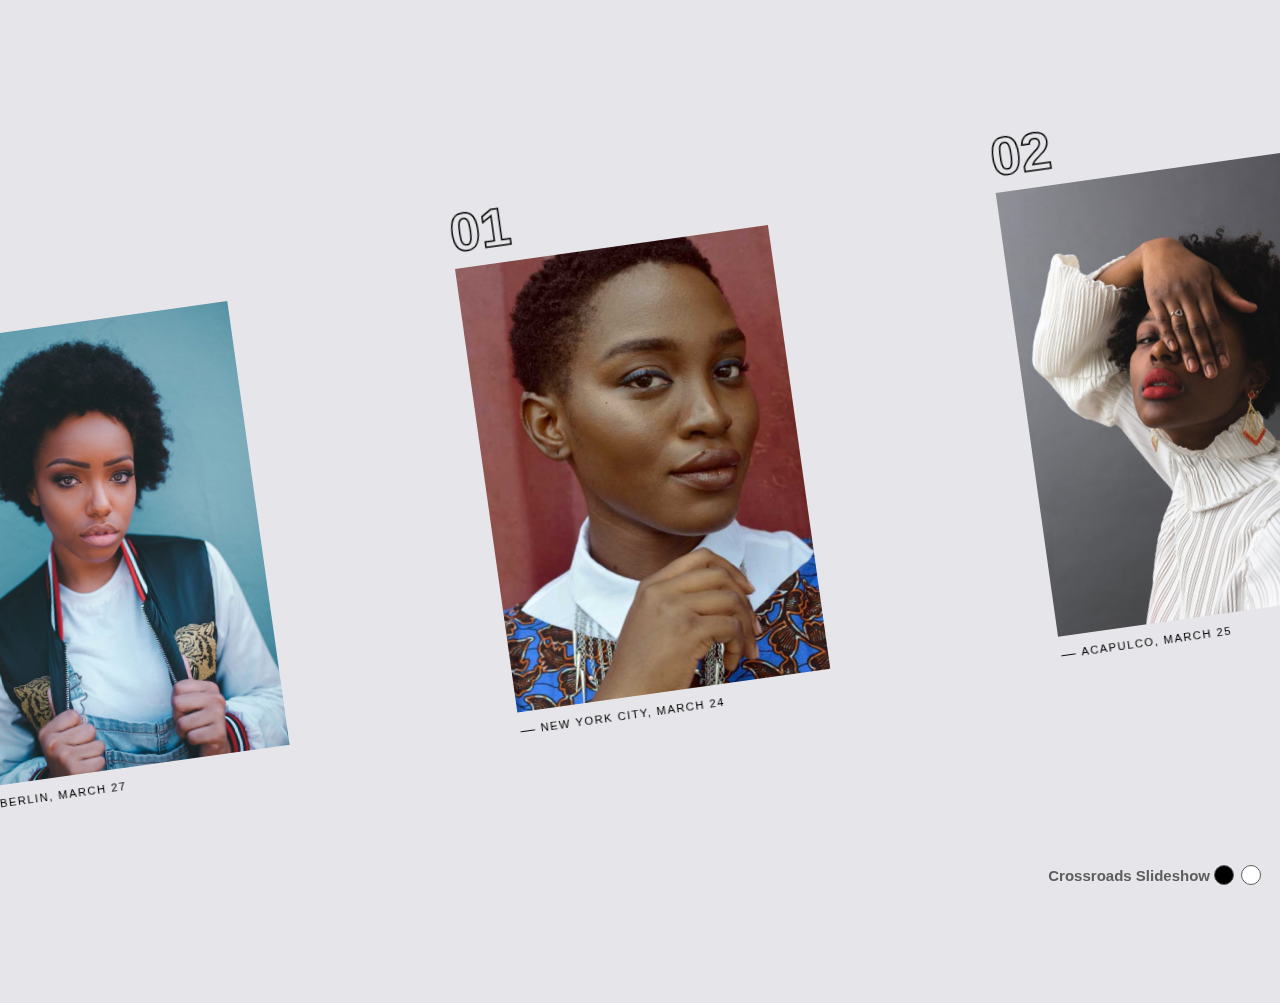
<file: CrossroadsSlideshow/index.html>
<!DOCTYPE html>
<html lang="en" class="no-js">
	<head>
		<meta charset="UTF-8" />
		<meta name="viewport" content="width=device-width, initial-scale=1">
		<title>Crossroads Slideshow </title>
		<meta name="description" content="An experimental slideshow with an inclined look with three slide previews and a content view on click." />
		<meta name="keywords" content="slideshow, javascript, tweenmax, rotation, animation, css" />
		
		
		<link rel="stylesheet" type="text/css" href="css/base.css" />
		<script>document.documentElement.className="js";var supportsCssVars=function(){var e,t=document.createElement("style");return t.innerHTML="root: { --tmp-var: bold; }",document.head.appendChild(t),e=!!(window.CSS&&window.CSS.supports&&window.CSS.supports("font-weight","var(--tmp-var)")),t.parentNode.removeChild(t),e};supportsCssVars()||alert("Please view this demo in a modern browser that supports CSS Variables.");</script>
	</head>
	<body class="loading">
		<main>
			<div class="content">
				<article class="content__item">
					<div class="img-wrap img-wrap--content">
						<div class="img img--content" style="background-image: url(img/1.jpg);"></div>
					</div>
					<header class="content__item-header">
						<span class="content__item-header-meta">New York City, March 24</span>
						<h2 class="content__item-header-title">Kanzu</h2>
					</header>
					<div class="content__item-copy">
						<p class="content__item-copy-text">
						In the gloomy domed livingroom of the tower Buck Mulligan’s gowned form
						moved briskly to and fro about the hearth, hiding and revealing its
						yellow glow. Two shafts of soft daylight fell across the flagged floor
						from the high barbacans: and at the meeting of their rays a cloud of
						coalsmoke and fumes of fried grease floated, turning.
						</p>
						<a href="#" class="content__item-copy-more">more +</a>
					</div>
				</article>
				<article class="content__item">
					<div class="img-wrap img-wrap--content">
						<div class="img img--content" style="background-image: url(img/2.jpg);"></div>
					</div>
					<header class="content__item-header">
						<span class="content__item-header-meta">Acapulco, March 25</span>
						<h2 class="content__item-header-title">Juked</h2>
					</header>
					<div class="content__item-copy">
						<p class="content__item-copy-text">
						The key scraped round harshly twice and, when the heavy door had been
						set ajar, welcome light and bright air entered. Haines stood at the
						doorway, looking out. Stephen haled his upended valise to the table and
						sat down to wait. Buck Mulligan tossed the fry on to the dish beside
						him. Then he carried the dish and a large teapot over to the table, set
						them down heavily and sighed with relief.
						</p>
						<a href="#" class="content__item-copy-more">more +</a>
					</div>
				</article>
				<article class="content__item">
					<div class="img-wrap img-wrap--content">
						<div class="img img--content" style="background-image: url(img/3.jpg);"></div>
					</div>
					<header class="content__item-header">
						<span class="content__item-header-meta">Brisbane, March 26</span>
						<h2 class="content__item-header-title">Colza</h2>
					</header>
					<div class="content__item-copy">
						<p class="content__item-copy-text">
						Stephen listened in scornful silence. She bows her old head to a voice
						that speaks to her loudly, her bonesetter, her medicineman: me she
						slights. To the voice that will shrive and oil for the grave all there
						is of her but her woman’s unclean loins, of man’s flesh made not in
						God’s likeness, the serpent’s prey.
						</p>
						<a href="#" class="content__item-copy-more">more +</a>
					</div>
				</article>
				<article class="content__item">
					<div class="img-wrap img-wrap--content">
						<div class="img img--content" style="background-image: url(img/4.jpg);"></div>
					</div>
					<header class="content__item-header">
						<span class="content__item-header-meta">Berlin, March 27</span>
						<h2 class="content__item-header-title">Voxey</h2>
					</header>
					<div class="content__item-copy">
						<p class="content__item-copy-text">
						And putting on his stiff collar and rebellious tie he spoke to them,
						chiding them, and to his dangling watchchain. His hands plunged and
						rummaged in his trunk while he called for a clean handkerchief. God,
						we’ll simply have to dress the character. I want puce gloves and green
						boots. Contradiction.
						</p>
						<a href="#" class="content__item-copy-more">more +</a>
					</div>
				</article>
			</div>
			<div class="revealer">
				<div class="revealer__inner"></div>
			</div>
			<div class="grid grid--slideshow">
				<figure class="grid__item grid__item--slide">
					<span class="number">01</span>
					<div class="img-wrap">
						<div class="img" style="background-image: url(img/1.jpg);"></div>
					</div>
					<figcaption class="caption">New York City, March 24</figcaption>
				</figure>
				<figure class="grid__item grid__item--slide">
					<span class="number">02</span>
					<div class="img-wrap">
						<div class="img" style="background-image: url(img/2.jpg);"></div>
					</div>
					<figcaption class="caption">Acapulco, March 25</figcaption>
				</figure>
				<figure class="grid__item grid__item--slide">
					<span class="number">03</span>
					<div class="img-wrap">
						<div class="img" style="background-image: url(img/3.jpg);"></div>
					</div>
					<figcaption class="caption">Brisbane, March 26</figcaption>
				</figure>
				<figure class="grid__item grid__item--slide">
					<span class="number">04</span>
					<div class="img-wrap">
						<div class="img" style="background-image: url(img/4.jpg);"></div>
					</div>
					<figcaption class="caption">Berlin, March 27</figcaption>
				</figure>
				<div class="titles-wrap">
					<div class="grid grid--titles">
						<h3 class="grid__item grid__item--title">Kanzu</h3>
						<h3 class="grid__item grid__item--title">Juked</h3>
						<h3 class="grid__item grid__item--title">Colza</h3>
						<h3 class="grid__item grid__item--title">Voxey</h3>
					</div>
				</div>
				<div class="grid grid--interaction">
					<div class="grid__item grid__item--cursor grid__item--left"></div>
					<div class="grid__item grid__item--cursor grid__item--center"></div>
					<div class="grid__item grid__item--cursor grid__item--right"></div>
				</div>
			</div>
			<div class="frame">
				<div class="frame__title-wrap">
					<h1 class="frame__title">Crossroads Slideshow</h1>
					
					<div class="frame__mode" role="radiogroup">
						<div class="frame__mode-item frame__mode-item--dark">
							<input id="mode-1" type="radio" name="mode" class="frame__mode-input"> 
							<label class="frame__mode-label" for="mode-1">Dark mode</label>
						</div>
						<div class="frame__mode-item">
							<input id="mode-2" type="radio" name="mode" class="frame__mode-input" checked>
							<label class="frame__mode-label frame__mode-label--light" for="mode-2">Light mode</label>
						</div>
					</div>
				</div>
			</div><!-- /frame -->
		</main>
		<script src="js/imagesloaded.pkgd.min.js"></script>
		<script src="js/charming.min.js"></script>
		<script src="js/TweenMax.min.js"></script>
		<script src="js/demo.js"></script>
	</body>
</html>
</file>
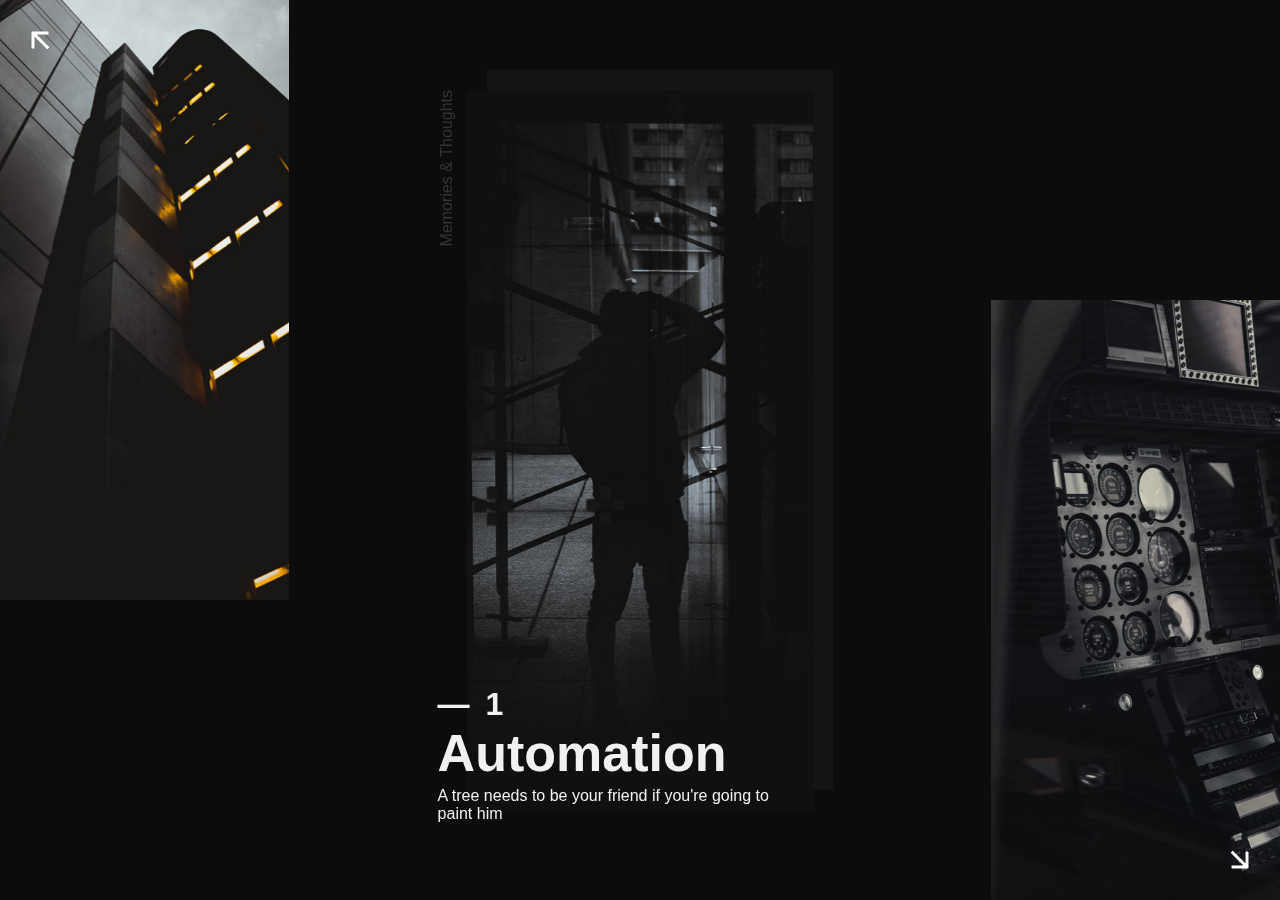
<file: DiagonalSlideshow-master/index.html>
<!DOCTYPE html>
<html lang="en" class="no-js">
	<head>
		<meta charset="UTF-8" />
		<meta name="viewport" content="width=device-width, initial-scale=1">
		<title>Diagonal Slideshow </title>
		<meta name="description" content="A triple view diagonal slideshow with content preview." />
		<meta name="keywords" content="" />
		
		
		<link rel="stylesheet" type="text/css" href="css/base.css" />
		<script>
		document.documentElement.className = "js";
		var supportsCssVars = function() { var e, t = document.createElement("style"); return t.innerHTML = "root: { --tmp-var: bold; }", document.head.appendChild(t), e = !!(window.CSS && window.CSS.supports && window.CSS.supports("font-weight", "var(--tmp-var)")), t.parentNode.removeChild(t), e };
		supportsCssVars() || alert("Please view this demo in a modern browser that supports CSS Variables.");
		</script>
	</head>
	<body class="loading">
		<svg class="hidden">
			<symbol id="icon-arrow" viewBox="0 0 24 24">
				<title>arrow</title>
				<polygon points="6.3,12.8 20.9,12.8 20.9,11.2 6.3,11.2 10.2,7.2 9,6 3.1,12 9,18 10.2,16.8 " />
			</symbol>
			<symbol id="icon-drop" viewBox="0 0 24 24">
				<title>drop</title>
				<path d="M12,21c-3.6,0-6.6-3-6.6-6.6C5.4,11,10.8,4,11.4,3.2C11.6,3.1,11.8,3,12,3s0.4,0.1,0.6,0.3c0.6,0.8,6.1,7.8,6.1,11.2C18.6,18.1,15.6,21,12,21zM12,4.8c-1.8,2.4-5.2,7.4-5.2,9.6c0,2.9,2.3,5.2,5.2,5.2s5.2-2.3,5.2-5.2C17.2,12.2,13.8,7.3,12,4.8z" />
				<path d="M12,18.2c-0.4,0-0.7-0.3-0.7-0.7s0.3-0.7,0.7-0.7c1.3,0,2.4-1.1,2.4-2.4c0-0.4,0.3-0.7,0.7-0.7c0.4,0,0.7,0.3,0.7,0.7C15.8,16.5,14.1,18.2,12,18.2z" />
			</symbol>
			<symbol id="icon-longarrow" viewBox="0 0 54 24">
				<title>longarrow</title>
				<path d="M.42 11.158L12.38.256c.333-.27.696-.322 1.09-.155.395.166.593.467.593.903v6.977h38.87c.29 0 .53.093.716.28.187.187.28.426.28.716v5.98c0 .29-.093.53-.28.716a.971.971 0 0 1-.716.28h-38.87v6.977c0 .416-.199.717-.592.903-.395.167-.759.104-1.09-.186L.42 12.62a1.018 1.018 0 0 1 0-1.462z" />
			</symbol>
			<symbol id="icon-navarrow" viewBox="0 0 408 408">
				<title>navarrow</title>
				<polygon fill="#fff" fill-rule="nonzero" points="204 0 168.3 35.7 311.1 178.5 0 178.5 0 229.5 311.1 229.5 168.3 372.3 204 408 408 204"></polygon>
			</symbol>
		</svg>
		<main>
			<div class="frame">
				<header class="codrops-header">

				</header>
			</div>
			<div class="slideshow">
				<div class="slideshow__deco"></div>
				<div class="slide">
					<div class="slide__img-wrap">
						<div class="slide__img" style="background-image: url(img/1.jpg);"></div>
					</div>
					<div class="slide__side">Memories &amp; Thoughts</div>
					<div class="slide__title-wrap">
						<span class="slide__number">1</span>
						<h3 class="slide__title">Automation</h3>
						<h4 class="slide__subtitle">A tree needs to be your friend if you're going to paint him</h4>
					</div>
				</div>
				<div class="slide">
					<div class="slide__img-wrap">
						<div class="slide__img" style="background-image: url(img/2.jpg);"></div>
					</div>
					<div class="slide__side">Random Roam</div>
					<div class="slide__title-wrap">
						<span class="slide__number">2</span>
						<h3 class="slide__title">Machines</h3>
						<h4 class="slide__subtitle">This is probably the greatest thing to happen in my life</h4>
					</div>
				</div>
				<div class="slide">
					<div class="slide__img-wrap">
						<div class="slide__img" style="background-image: url(img/3.jpg);"></div>
					</div>
					<div class="slide__side">Arbitrary Words</div>
					<div class="slide__title-wrap">
						<span class="slide__number">3</span>
						<h3 class="slide__title">Coexistence</h3>
						<h4 class="slide__subtitle">The only guide is your heart</h4>
					</div>
				</div>
				<div class="slide">
					<div class="slide__img-wrap">
						<div class="slide__img" style="background-image: url(img/4.jpg);"></div>
					</div>
					<div class="slide__side">Haunted Drift</div>
					<div class="slide__title-wrap">
						<span class="slide__number">4</span>
						<h3 class="slide__title">Bellamio</h3>
						<h4 class="slide__subtitle">The only prerequisite is that it makes you happy</h4>
					</div>
				</div>
				<div class="slide">
					<div class="slide__img-wrap">
						<div class="slide__img" style="background-image: url(img/5.jpg);"></div>
					</div>
					<div class="slide__side">Fun Diverge</div>
					<div class="slide__title-wrap">
						<span class="slide__number">5</span>
						<h3 class="slide__title">Pastures</h3>
						<h4 class="slide__subtitle">Let's go up in here, and start having some fun</h4>
					</div>
				</div>
				<div class="slide">
					<div class="slide__img-wrap">
						<div class="slide__img" style="background-image: url(img/6.jpg);"></div>
					</div>
					<div class="slide__side">Hopes &amp; Dreams</div>
					<div class="slide__title-wrap">
						<span class="slide__number">6</span>
						<h3 class="slide__title">Focus</h3>
						<h4 class="slide__subtitle">This is unplanned it really just happens</h4>
					</div>
				</div>
				<button class="nav nav--prev">
					<svg class="icon icon--navarrow-prev">
						<use xlink:href="#icon-navarrow"></use>
					</svg>
				</button>
				<button class="nav nav--next">
					<svg class="icon icon--navarrow-next">
						<use xlink:href="#icon-navarrow"></use>
					</svg>
				</button>
			</div>
			<div class="content">
				<div class="content__item">
					<span class="content__number">1</span>
					<h3 class="content__title">Automation</h3>
					<h4 class="content__subtitle">A tree needs to be your friend if you're going to paint him</h4>
					<div class="content__text">Just let this happen. We just let this flow right out of our minds. Just relax and let it flow. That easy. Let's put some happy little clouds in our world. It's a very cold picture, I may have to go get my coat. It’s about to freeze me to death. This is gonna be a happy little seascape. Let's go up in here, and start having some fun The least little bit can do so much. Work on one thing at a time. Don't get carried away - we have plenty of time. Put your feelings into it, your heart, it's your world. These trees are so much fun. I get started on them and I have a hard time stopping.</div>
				</div>
				<div class="content__item">
					<span class="content__number">2</span>
					<h3 class="content__title">Machines</h3>
					<h4 class="content__subtitle">This is probably the greatest thing to happen in my life</h4>
					<div class="content__text">We're not trying to teach you a thing to copy. We're just here to teach you a technique, then let you loose into the world. Now, we're going to fluff this cloud. We don't have anything but happy trees here. Let's do that again. Use what you see, don't plan it. Let's go up in here, and start having some fun The least little bit can do so much. Work on one thing at a time. Don't get carried away - we have plenty of time. Put your feelings into it, your heart, it's your world. These trees are so much fun. I get started on them and I have a hard time stopping.</div>
				</div>
				<div class="content__item">
					<span class="content__number">3</span>
					<h3 class="content__title">Coexistence</h3>
					<h4 class="content__subtitle">The only guide is your heart</h4>
					<div class="content__text">Let's go up in here, and start having some fun The least little bit can do so much. Work on one thing at a time. Don't get carried away - we have plenty of time. Put your feelings into it, your heart, it's your world. These trees are so much fun. I get started on them and I have a hard time stopping. But we're not there yet, so we don't need to worry about it. Now let's put some happy little clouds in here. What the devil. A thin paint will stick to a thick paint. I'm going to mix up a little color. </div>
				</div>
				<div class="content__item">
					<span class="content__number">4</span>
					<h3 class="content__title">Bellamio</h3>
					<h4 class="content__subtitle">The only prerequisite is that it makes you happy</h4>
					<div class="content__text">See. We take the corner of the brush and let it play back-and-forth. This is unplanned it really just happens. I'm sort of a softy, I couldn't shoot Bambi except with a camera. I guess I'm a little weird. I like to talk to trees and animals. That's okay though; I have more fun than most people. We'll play with clouds today. Didn't you know you had that much power? You can move mountains. You can do anything. Let's go up in here, and start having some fun The least little bit can do so much. Work on one thing at a time. Don't get carried away - we have plenty of time. Put your feelings into it, your heart, it's your world. These trees are so much fun. I get started on them and I have a hard time stopping.</div>
				</div>
				<div class="content__item">
					<span class="content__number">5</span>
					<h3 class="content__title">Pastures</h3>
					<h4 class="content__subtitle">Let's go up in here, and start having some fun</h4>
					<div class="content__text">So often we avoid running water, and running water is a lot of fun. Everyone is going to see things differently - and that's the way it should be. A big strong tree needs big strong roots. Steve wants reflections, so let's give him reflections. We don't have to be committed. We are just playing here. Making all those little fluffies that live in the clouds. Let's go up in here, and start having some fun The least little bit can do so much. Work on one thing at a time. Don't get carried away - we have plenty of time. Put your feelings into it, your heart, it's your world. These trees are so much fun. I get started on them and I have a hard time stopping.</div>
				</div>
				<div class="content__item">
					<span class="content__number">6</span>
					<h3 class="content__title">Focus</h3>
					<h4 class="content__subtitle">This is unplanned it really just happens</h4>
					<div class="content__text">But we're not there yet, so we don't need to worry about it. Now let's put some happy little clouds in here. What the devil. A thin paint will stick to a thick paint. I'm going to mix up a little color. We’ll use Van Dyke Brown, Permanent Red, and a little bit of Prussian Blue. Let's go up in here, and start having some fun The least little bit can do so much. Work on one thing at a time. Don't get carried away - we have plenty of time. Put your feelings into it, your heart, it's your world. These trees are so much fun. I get started on them and I have a hard time stopping.</div>
				</div>
				<button class="content__close">
					<svg class="icon icon--longarrow">
						<use xlink:href="#icon-longarrow"></use>
					</svg>
				</button>
			</div>
		</main>
		<script src="js/imagesloaded.pkgd.min.js"></script>
		<script src="js/charming.min.js"></script>
		<script src="js/TweenMax.min.js"></script>
		<script src="js/demo.js"></script>
	</body>
</html>
</file>
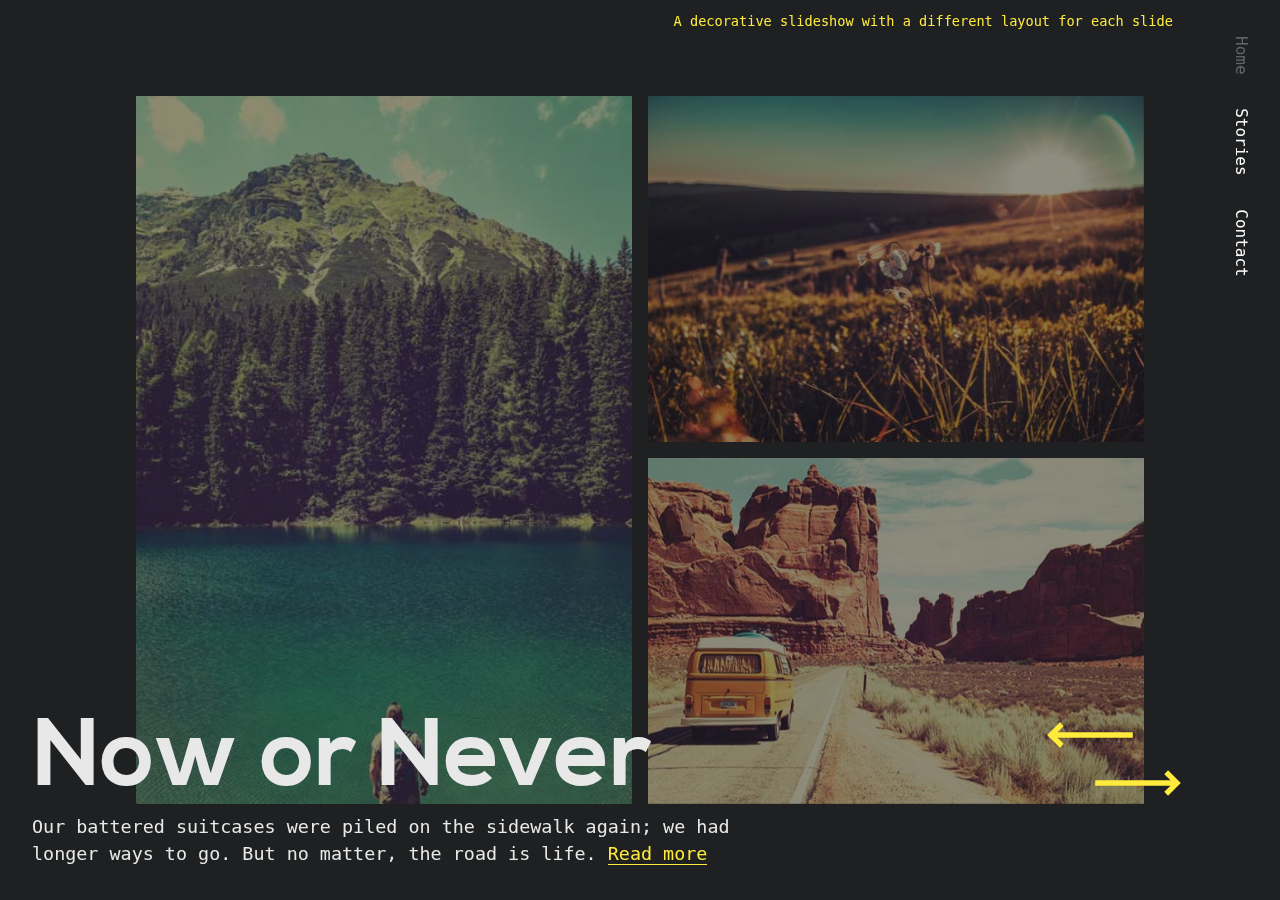
<file: layout slider/index.html>
<!DOCTYPE html>
<html lang="en" class="no-js">
	<head>
		<meta charset="UTF-8" />
		<meta http-equiv="X-UA-Compatible" content="IE=edge">
		<meta name="viewport" content="width=device-width, initial-scale=1">
		<title>Multi-Layout Slideshow </title>
		<meta name="description" content="A simple slideshow component with individual slide layouts and effects" />
		<meta name="keywords" content="slideshow, images, layout, asymmetric, css, html, javascript, template" />
		
		
		<link href="https://fonts.googleapis.com/css?family=Gochi+Hand" rel="stylesheet">
		<link rel="stylesheet" type="text/css" href="css/normalize.css" />
		<link rel="stylesheet" type="text/css" href="css/demo.css" />
		<link rel="stylesheet" type="text/css" href="css/slideshow.css" />
		<link rel="stylesheet" type="text/css" href="css/slideshow_layouts.css" />

		<script>document.documentElement.className = 'js';</script>
	</head>
	<body>
		<svg class="hidden">
			<defs>

				<symbol id="icon-prev" viewBox="0 0 100 50">
					<title>prev</title>
					<polygon points="5.4,25 18.7,38.2 22.6,34.2 16.2,27.8 94.6,27.8 94.6,22.2 16.2,22.2 22.6,15.8 18.7,11.8"/>
				</symbol>
				<symbol id="icon-next" viewBox="0 0 100 50">
					<title>next</title>
					<polygon points="81.3,11.8 77.4,15.8 83.8,22.2 5.4,22.2 5.4,27.8 83.8,27.8 77.4,34.2 81.3,38.2 94.6,25 "/>
				</symbol>

				<clipPath id="polygon-clip-rhomboid" clipPathUnits="objectBoundingBox">
					<polygon points="0 1, 0.3 0, 1 0, 0.7 1" />
				</clipPath>
			</defs>
		</svg>
		<main>
			<header class="codrops-header">

				<p class="codrops-header__tagline">A decorative slideshow with a different layout for each slide</p>
				<p class="ie-message">Please note that your browser does not support the <a href="http://caniuse.com/#search=clip-path">CSS clip-path property</a>.</p>
				<nav class="dummy-links">
					<a class="dummy-links__link dummy-links__link--current" href="#">Home</a>
					<a class="dummy-links__link" href="#">Stories</a>
					<a class="dummy-links__link" href="#">Contact</a>
				</nav>
				<a href="https://github.com/codrops/MultiLayoutSlideshow/" class="btn btn--github"><svg class="icon icon--octicon"><use xlink:href="#icon-octicon"></use></svg></a>
			</header>
			<div class="slideshow" tabindex="0">
				<div class="slide slide--layout-1" data-layout="layout1">
					<div class="slide-imgwrap">
						<div class="slide__img"><div class="slide__img-inner" style="background-image: url(img/1.jpg);"></div></div>
						<div class="slide__img"><div class="slide__img-inner" style="background-image: url(img/2.jpg);"></div></div>
						<div class="slide__img"><div class="slide__img-inner" style="background-image: url(img/3.jpg);"></div></div>
					</div>
					<div class="slide__title">
						<h3 class="slide__title-main">Now or Never</h3>
						<p class="slide__title-sub">Our battered suitcases were piled on the sidewalk again; we had longer ways to go. But no matter, the road is life. <a href="#">Read more</a></p>
					</div>
				</div><!-- /slide -->
				<div class="slide slide--layout-2" data-layout="layout2">
					<div class="slide-imgwrap">
						<div class="slide__img"><div class="slide__img-inner" style="background-image: url(img/6.jpg);"></div></div>
						<div class="slide__img"><div class="slide__img-inner" style="background-image: url(img/5.jpg);"></div></div>
						<div class="slide__img"><div class="slide__img-inner" style="background-image: url(img/6.jpg);"></div></div>
						<div class="slide__img"><div class="slide__img-inner" style="background-image: url(img/7.jpg);"></div></div>
						<div class="slide__img"><div class="slide__img-inner" style="background-image: url(img/9.jpg);"><h4 class="slide__img-caption">Today is someday</h4></div></div>
					</div>
					<div class="slide__title">
						<h3 class="slide__title-main">Crazy Breed</h3>
						<p class="slide__title-sub">There's those thinking more or less less is more. But if less is more how you're keeping score?</p>
					</div>
				</div><!-- /slide -->
				<div class="slide slide--layout-3" data-layout="layout3">
					<div class="slide-imgwrap">
						<div class="slide__img"><div class="slide__img-inner" style="background-image: url(img/9.jpg);"></div></div>
						<div class="slide__img"><div class="slide__img-inner" style="background-image: url(img/10.jpg);"></div></div>
						<div class="slide__img"><div class="slide__img-inner" style="background-image: url(img/11.jpg);"></div></div>
						<div class="slide__img"><div class="slide__img-inner" style="background-image: url(img/15.jpg);"></div></div>
						<div class="slide__img"><div class="slide__img-inner" style="background-image: url(img/13.jpg);"></div></div>
						<div class="slide__img"><div class="slide__img-inner" style="background-image: url(img/14.jpg);"></div></div>
						<div class="slide__img"><div class="slide__img-inner" style="background-image: url(img/12.jpg);"></div></div>
					</div>
					<div class="slide__title">
						<h3 class="slide__title-main">Safe Harbor</h3>
						<p class="slide__title-sub">Twenty years from now you will be more disappointed by the things you didn’t do than by the ones you did do.</p>
					</div>
				</div><!-- /slide -->
				<div class="slide slide--layout-4" data-layout="layout4">
					<div class="slide-imgwrap">
						<div class="slide__img"><div class="slide__img-inner" style="background-image: url(img/10.jpg);"></div></div>
						<div class="slide__img"><div class="slide__img-inner" style="background-image: url(img/8.jpg);"></div></div>
						<div class="slide__img"><div class="slide__img-inner" style="background-image: url(img/11.jpg);"></div></div>
						<div class="slide__img"><div class="slide__img-inner" style="background-image: url(img/13.jpg);"></div></div>
					</div>
					<div class="slide__title">
						<h3 class="slide__title-main">Our Freedom</h3>
						<p class="slide__title-sub">For to be free is not merely to cast off one's chains, but to live in a way that respects and enhances the freedom of others.</p>
					</div>
				</div><!-- /slide -->
				<div class="slide slide--layout-5" data-layout="layout5">
					<div class="slide-imgwrap">
						<div class="slide__img"><div class="slide__img-inner" style="background-image: url(img/small/1.jpg);"></div></div>
						<div class="slide__img"><div class="slide__img-inner" style="background-image: url(img/small/2.jpg);"></div></div>
						<div class="slide__img"><div class="slide__img-inner" style="background-image: url(img/small/3.jpg);"></div></div>
						<div class="slide__img"><div class="slide__img-inner" style="background-image: url(img/small/4.jpg);"></div></div>
						<div class="slide__img"><div class="slide__img-inner" style="background-image: url(img/small/5.jpg);"></div></div>
						<div class="slide__img"><div class="slide__img-inner" style="background-image: url(img/small/6.jpg);"></div></div>
						<div class="slide__img"><div class="slide__img-inner" style="background-image: url(img/small/7.jpg);"></div></div>
						<div class="slide__img"><div class="slide__img-inner" style="background-image: url(img/small/8.jpg);"></div></div>
						<div class="slide__img"><div class="slide__img-inner" style="background-image: url(img/small/9.jpg);"></div></div>
						<div class="slide__img"><div class="slide__img-inner" style="background-image: url(img/small/10.jpg);"></div></div>
						<div class="slide__img"><div class="slide__img-inner" style="background-image: url(img/small/11.jpg);"></div></div>
						<div class="slide__img"><div class="slide__img-inner" style="background-image: url(img/small/12.jpg);"></div></div>
						<div class="slide__img"><div class="slide__img-inner" style="background-image: url(img/small/13.jpg);"></div></div>
						<div class="slide__img"><div class="slide__img-inner" style="background-image: url(img/small/14.jpg);"></div></div>
						<div class="slide__img"><div class="slide__img-inner" style="background-image: url(img/small/15.jpg);"></div></div>
						<div class="slide__img"><div class="slide__img-inner" style="background-image: url(img/small/16.jpg);"></div></div>
						<div class="slide__img"><div class="slide__img-inner" style="background-image: url(img/small/17.jpg);"></div></div>
						<div class="slide__img"><div class="slide__img-inner" style="background-image: url(img/small/18.jpg);"></div></div>
					</div>
					<div class="slide__title">
						<h3 class="slide__title-main">Stopping Time</h3>
						<p class="slide__title-sub">Emancipate yourselves from mental slavery, none but ourselves can free our minds.</p>
					</div>
				</div><!-- /slide -->
				<div class="slide slide--layout-6" data-layout="layout6">
					<div class="slide-imgwrap">
						<div class="slide__img"><div class="slide__img-inner" style="background-image: url(img/14.jpg);"></div></div>
						<div class="slide__img"><div class="slide__img-inner" style="background-image: url(img/11.jpg);"></div></div>
						<div class="slide__img"><div class="slide__img-inner" style="background-image: url(img/3.jpg);"></div></div>
					</div>
					<div class="slide__title">
						<h3 class="slide__title-main">Walk the Walk</h3>
						<p class="slide__title-sub">The trouble with being in the rat race is that even if you win, you're still a rat.</p>
					</div>
				</div><!-- /slide -->
				<div class="slide slide--layout-7" data-layout="layout7">
					<div class="slide-imgwrap">
						<div class="slide__img"><div class="slide__img-inner" style="background-image: url(img/16.jpg);"></div></div>
						<div class="slide__img"><div class="slide__img-inner" style="background-image: url(img/1.jpg);"></div></div>
						<div class="slide__img"><div class="slide__img-inner" style="background-image: url(img/4.jpg);"></div></div>
					</div>
					<div class="slide__title">
						<h3 class="slide__title-main">Caged Birds</h3>
						<p class="slide__title-sub">They told me to grow roots, instead I grew wings. Birds born in a cage think flying is an illness. </p>
					</div>
				</div><!-- /slide -->
				<nav class="slideshow__nav slideshow__nav--arrows">
					<button id="prev-slide" class="btn btn--arrow" aria-label="Previous slide"><svg class="icon icon--prev"><use xlink:href="#icon-prev"></use></svg></button>
					<button id="next-slide" class="btn btn--arrow" aria-label="Next slide"><svg class="icon icon--next"><use xlink:href="#icon-next"></use></svg></button>
				</nav>
			</div><!-- /slideshow -->

		</main>
		<script src="js/imagesloaded.pkgd.min.js"></script>
		<script src="js/anime.min.js"></script>
		<script src="js/main.js"></script>
		<script>
		(function() {
			var slideshow = new MLSlideshow(document.querySelector('.slideshow'));

			document.querySelector('#next-slide').addEventListener('click', function() {
				slideshow.next();
			});

			document.querySelector('#prev-slide').addEventListener('click', function() {
				slideshow.prev();
			});
		})();
		</script>
	</body>
</html>
</file>
<file: CrossroadsSlideshow/css/base.css>
article,aside,details,figcaption,figure,footer,header,hgroup,main,nav,section,summary{display:block;}audio,canvas,video{display:inline-block;}audio:not([controls]){display:none;height:0;}[hidden]{display:none;}html{font-family:sans-serif;-ms-text-size-adjust:100%;-webkit-text-size-adjust:100%;}body{margin:0;}a:focus{outline:thin dotted;}a:active,a:hover{outline:0;}h1{font-size:2em;margin:0.67em 0;}abbr[title]{border-bottom:1px dotted;}b,strong{font-weight:bold;}dfn{font-style:italic;}hr{-moz-box-sizing:content-box;box-sizing:content-box;height:0;}mark{background:#ff0;color:#000;}code,kbd,pre,samp{font-family:monospace,serif;font-size:1em;}pre{white-space:pre-wrap;}q{quotes:"\201C" "\201D" "\2018" "\2019";}small{font-size:80%;}sub,sup{font-size:75%;line-height:0;position:relative;vertical-align:baseline;}sup{top:-0.5em;}sub{bottom:-0.25em;}img{border:0;}svg:not(:root){overflow:hidden;}figure{margin:0;}fieldset{border:1px solid #c0c0c0;margin:0 2px;padding:0.35em 0.625em 0.75em;}legend{border:0;padding:0;}button,input,select,textarea{font-family:inherit;font-size:100%;margin:0;}button,input{line-height:normal;}button,select{text-transform:none;}button,html input[type="button"],input[type="reset"],input[type="submit"]{-webkit-appearance:button;cursor:pointer;}button[disabled],html input[disabled]{cursor:default;}input[type="checkbox"],input[type="radio"]{box-sizing:border-box;padding:0;}input[type="search"]{-webkit-appearance:textfield;-moz-box-sizing:content-box;-webkit-box-sizing:content-box;box-sizing:content-box;}input[type="search"]::-webkit-search-cancel-button,input[type="search"]::-webkit-search-decoration{-webkit-appearance:none;}button::-moz-focus-inner,input::-moz-focus-inner{border:0;padding:0;}textarea{overflow:auto;vertical-align:top;}table{border-collapse:collapse;border-spacing:0;}
*,
*::after,
*::before {
	box-sizing: border-box;
}

.debug {
	transform: scale(0.5);
}

.debug * {
	outline: 1px solid red;
	opacity: 0.9;
}

html, body {
	height: 100%;
}

:root {
	font-size: 15px;
}

body {
	--color-text: #5d5d5d;
	--color-bg: #e6e6ea;
	--color-link: #838288;
	--color-link-hover: #000;
	--color-number: #000;
	--color-title: #000;
	--color-caption: #000;
	--color-content: #000;
	--color-content-bg: var(--color-bg);
	--color-reveal-bg: var(--color-bg);
	color: var(--color-text);
	background-color: var(--color-bg);
	font-family: transat-text, sans-serif;
	-webkit-font-smoothing: antialiased;
	-moz-osx-font-smoothing: grayscale;
	text-rendering: optimizeLegibility;
}

.dark-mode {
	--color-text: #424242;
	--color-bg: #101010;
	--color-link: #bb3a3a;
	--color-link-hover: #fff;
	--color-number: #484848;
	--color-title: #bb3a3a;
	--color-caption: #484848;
	--color-content: #dadada;
	--color-content-title: #bb3a3a;
	--color-content-meta: #fff;
}

/* Page Loader */
.js .loading::before {
	content: '';
	position: fixed;
	z-index: 100000;
	top: 0;
	left: 0;
	width: 100%;
	height: 100%;
	background: var(--color-bg);
}

.js .loading::after {
	content: '';
	position: fixed;
	z-index: 100000;
	top: 50%;
	left: 50%;
	width: 60px;
	height: 60px;
	margin: -30px 0 0 -30px;
	pointer-events: none;
	border-radius: 50%;
	opacity: 0.4;
	background: var(--color-link);
	animation: loaderAnim 0.7s linear infinite alternate forwards;
}

@keyframes loaderAnim {
	to {
		opacity: 1;
		transform: scale3d(0.5,0.5,1);
	}
}

a {
	text-decoration: none;
	color: var(--color-link);
	outline: none;
}

a:hover,
a:focus {
	color: var(--color-link-hover);
	outline: none;
}

main {
	position: relative;
	min-height: 100vh;
}

.frame {
	padding: 3rem 5vw 0;
	text-align: center;
	position: relative;
	z-index: 100;
}

.frame__title {
	font-size: 1rem;
	margin: 0 0 1rem;
}

.frame__links a {
	margin: 0 0.5rem;
}

.frame__mode {
	margin: 1rem auto;
	display: flex;
	justify-content: center;
}

.frame__mode-item {
	position: relative;
	width: 20px;
	height: 20px;
	margin: 0 0.25rem;
	pointer-events: auto;
	border-radius: 50%;
	background: #fff;
	overflow: hidden;
	border: 1px solid var(--color-text);
}

.frame__mode-item--dark {
	background: #000;
}

.frame__mode-label,
.frame__mode-input {
	font-size: 0;
	position: absolute;
	opacity: 0;
	width: 100%;
	height: 100%;
	left: 0;
	top: 0;
	-moz-appearance: none;
	-webkit-appearance: none;
	cursor: pointer;
}

.content {
	position: relative;
}

.content__item {
	position: absolute;
	width: 100%;
	left: 0;
	top: 0;
	color: var(--color-content);
	background: var(--color-content-bg);
}

.js .content__item {
	opacity: 0;
	pointer-events: none;
}

.js .content__item--current {
	opacity: 1;
	pointer-events: auto;
	top: 16rem;
}

.content__item-header {
	padding: 2rem 2rem 0;
	position: relative;
}

.content__item-header-title {
	font-family: ivymode, sans-serif;
	font-weight: 600;
	font-size: 3rem;
	margin: 0;
	color: var(--color-content-title);
}

.content__item-header-meta {
	text-indent: 0.25rem;
	display: block;
	color: var(--color-content-meta);
}

.dark-mode .content__item-header-meta {
	mix-blend-mode: difference;
}

.content__item-header-meta::before {
	content: '---------';
	margin: 0 0.5rem 0 0;
	letter-spacing: -0.15rem;
}

.content__item-copy {
	padding: 2rem;
	font-family: linotype-didot, serif;
}

.revealer {
	position: fixed;
	width: 100vw;
	height: 100vh;
	top: 0;
	left: 0;
	transform: rotate(-8deg);
	display: flex;
	align-items: center;
	justify-content: center;
	pointer-events: none;
}

.revealer__inner {
	background-color: var(--color-reveal-bg);
	width: 200%;
	height: 200%;
	position: relative;
	flex: none;
}

.grid {
	position: absolute;
	display: grid;
	height: 400px;
	width: 100%;
	left: 0;
	top: 0;
	grid-template-columns: 30% 30% 30%;
	grid-column-gap: 5%;
	grid-template-areas: 'griditem-left griditem-center griditem-right';
}

.grid--slideshow,
.grid--interaction {
	left: -5%;
	width: 110%;
	pointer-events: none;
}

.grid--slideshow {
	top: 17rem;
	transform: rotate(-8deg);
}

.grid--titles {
	align-items: center;
	text-align: center;	
	cursor: default;
}

.titles-wrap {
	position: absolute;
	width: 100%;
	height: 100%;
	z-index: 1000;
	pointer-events: none;
	transform: rotate(16deg);
    display: none;
}

.grid__item {
	display: flex;
	justify-content: center;
	position: relative;
	pointer-events: none;
	opacity: 0;
	grid-area: griditem-center;
}

.grid__item--slide {
	flex-direction: column;
	width: 100%;	
}

.grid__item--title {
	font-size: 13vw;
	margin: 0;
	font-family: ivymode, sans-serif;
	font-weight: 600;
	color: var(--color-title);
}

.grid__item--title span {
	display: inline-block;
}

.grid__item--center,
.grid__item--left,
.grid__item--right {
	opacity: 1;
	cursor: pointer;
}

.grid__item--left {
	grid-area: griditem-left;
}

.grid__item--center {
	grid-area: griditem-center;
}

.grid__item--right {
	grid-area: griditem-right;
}

.grid__item--cursor {
	pointer-events: auto;
}

.content-open .grid__item--cursor {
	display: none;
}

.number {
	font-size: 2rem;
	-webkit-text-stroke: 1.5px var(--color-number);
    text-stroke: 1.5px var(--color-number);
    -webkit-text-fill-color: transparent;
    text-fill-color: transparent;
    color: transparent;	
    line-height: 1;
    margin: 0 0 0.5rem 0;
    font-weight: 700;
}

.img-wrap {
	width: 100%;
	overflow: hidden;
	position: relative;
	height: 100%;
}

.img-wrap--content {
	height: 200px;
}

.img {
	width: calc(100% + 40px);
	height: 100%;
	left: -20px;
	top: 0;
	background-size: cover;
	background-position: 50% 50%;
	position: absolute;
	pointer-events: none;
}

.img--content {
	background-position: 50% 38%;
}

.caption {
	text-transform: uppercase;
	letter-spacing: 0.1rem;
	font-size: 0.75rem;
	font-weight: 400;
	margin: 0.75rem 0 0 0;
	color: var(--color-caption);
}

.caption::before {
	content: '---------';
	margin: 0 0.5rem 0 0;
	letter-spacing: -0.15rem;
}

.img-wrap,
.img--content,
.caption,
.number,
.grid__item--title,
.grid__item--title span,
.revealer__inner,
.content__item-header-title {
	will-change: transform;
}

.grid__item--cursor.grid__item--left::after,
.grid__item--cursor.grid__item--right::after,
.img-wrap--content::after {
	position: absolute;
	left: calc(50% - 30px);
	cursor: pointer;
}

.grid__item--cursor.grid__item--left::after {
	top: 70%;
}

.grid__item--cursor.grid__item--right::after {
	top: 20%;
}

.grid__item--cursor.grid__item--left::after {
	content: url("data:image/svg+xml,%3Csvg version='1.1' xmlns='http://www.w3.org/2000/svg' xmlns:xlink='http://www.w3.org/1999/xlink' x='0px' y='0px' width='61px' height='44px' viewBox='0 0 61 44' style='enable-background:new 0 0 61 44;' xml:space='preserve'%3E %3Cpath d='M.613 21.671L21.584.7l5.642 5.642-11.74 11.74H60.45v7.978H15.487l11.74 11.739-5.643 5.642L.613 22.469a.57.57 0 0 1 0-.798z'/%3E %3C/svg%3E");
}

.grid__item--cursor.grid__item--right::after {
	content: url("data:image/svg+xml,%3Csvg version='1.1' xmlns='http://www.w3.org/2000/svg' xmlns:xlink='http://www.w3.org/1999/xlink' x='0px' y='0px' width='61px' height='44px' viewBox='0 0 61 44' style='enable-background:new 0 0 61 44;' xml:space='preserve'%3E %3Cpath d='M60.287 21.671L39.316.7l-5.642 5.642 11.74 11.74H.45v7.978h44.963l-11.74 11.739 5.643 5.642 20.971-20.972a.57.57 0 0 0 0-.798z'/%3E %3C/svg%3E");
}

.img-wrap--content::after {
	top: 0.5rem;
	right: 0.5rem;
	left: auto;
	transform: scale(0.5);
	content: url("data:image/svg+xml,%3Csvg version='1.1' xmlns='http://www.w3.org/2000/svg' xmlns:xlink='http://www.w3.org/1999/xlink' x='0px' y='0px' width='52px' height='52px' viewBox='0 0 52 52' style='enable-background:new 0 0 52 52;' xml:space='preserve'%3E %3Cpath  d='M20.921 26.67L5.791 41.75C5.485 41.743.23 36.488.224 36.18L15.32 21.073.098 5.86 5.74.22l15.19 15.24L36.161.22l5.64 5.64-15.27 15.22 15.097 15.15c-.006.307-5.262 5.562-5.569 5.568L20.921 26.67z'/%3E %3C/svg%3E");
}

@media screen and (min-width: 53em) {
	body {
		overflow: hidden;
	}
	.frame {
		position: fixed;
		bottom: 0;
		right: 0;
		padding: 1rem;
		transition: 0.3s opacity;
	}
	.content-open + .frame {
		opacity: 0;
		pointer-events: none;
	}
	.frame__title-wrap {
		display: flex;
		align-items: center;
		justify-content: flex-end;
	}
	.frame__title {
		margin: 0;
	}
	.frame__links {
		margin: 0 1.5rem;
	}
	.frame__mode {
		margin: 0;
	}
	.frame a {
		pointer-events: auto;
	}
	.grid {
		height: 100vh;
		grid-template-columns: repeat(3, calc((100% - 36vw) / 3));
		grid-column-gap: 18vw;
	}
	.grid--slideshow {
		top: 0;
	}
	.grid--interaction {
		grid-template-columns: repeat(3, calc(100% / 3));
		grid-column-gap: 0;
	}
	.number {
		font-size: 4.25vw;
	}
	.img-wrap {
		height: 35vw;
	}
	.img-wrap--content {
		height: 100%;
		grid-area: 1 / 2 / 2 / 3;
	}
	.content {
		top: 0;
		position: absolute;
		height: 100vh;
		width: 100%;
	}
	.content__item {
		height: 100vh;
		display: grid;
		align-items: center;
		grid-template-columns: 30% 40% 30%;
		grid-column-gap: 0;
	}
	.js .content__item {
		height: 100%;
	}
	.js .content__item--current {
		top: 0;
	}
	.img-wrap--content {
		height: 100%;
	}
	.content__item-header {
		justify-self: center;
		grid-area: 1 / 1 / 2 / 3;
		pointer-events: none;
	}
	.content__item-header-title {
		font-size: 8vw;
	}
	.content__item-copy {
		max-width: 240px;
		justify-self: end;
		text-align: right;
	}
	.grid__item--cursor.grid__item--left::after,
	.grid__item--cursor.grid__item--right::after,
	.img-wrap--content::after {
		display: none;
	}
	.grid__item--cursor.grid__item--left {
		cursor: url("data:image/svg+xml,%3Csvg version='1.1' xmlns='http://www.w3.org/2000/svg' xmlns:xlink='http://www.w3.org/1999/xlink' x='0px' y='0px' width='61px' height='44px' viewBox='0 0 61 44' style='enable-background:new 0 0 61 44;' xml:space='preserve'%3E %3Cpath d='M.613 21.671L21.584.7l5.642 5.642-11.74 11.74H60.45v7.978H15.487l11.74 11.739-5.643 5.642L.613 22.469a.57.57 0 0 1 0-.798z'/%3E %3C/svg%3E") 30 22, sw-resize;
	}
	.grid__item--cursor.grid__item--center {
		cursor: url("data:image/svg+xml,%3Csvg version='1.1' xmlns='http://www.w3.org/2000/svg' xmlns:xlink='http://www.w3.org/1999/xlink' x='0px' y='0px' width='52px' height='52px' viewBox='0 0 52 52' style='enable-background:new 0 0 52 52;' xml:space='preserve'%3E %3Cpath d='M29.889 30.05l-.036 21.361c-.222.213-7.654.213-7.876 0l-.007-21.358-21.52.007v-7.978l21.518.036L21.96.571h7.978l-.037 21.56 21.388.037c.213.222.213 7.654 0 7.876l-21.401.007z'/%3E %3C/svg%3E") 26 26, crosshair;
	}
	.grid__item--cursor.grid__item--right {
		cursor: url("data:image/svg+xml,%3Csvg version='1.1' xmlns='http://www.w3.org/2000/svg' xmlns:xlink='http://www.w3.org/1999/xlink' x='0px' y='0px' width='61px' height='44px' viewBox='0 0 61 44' style='enable-background:new 0 0 61 44;' xml:space='preserve'%3E %3Cpath d='M60.287 21.671L39.316.7l-5.642 5.642 11.74 11.74H.45v7.978h44.963l-11.74 11.739 5.643 5.642 20.971-20.972a.57.57 0 0 0 0-.798z'/%3E %3C/svg%3E") 30 22, ne-resize;
	}
	.dark-mode .grid__item--cursor.grid__item--left {
		cursor: url("data:image/svg+xml,%3Csvg version='1.1' xmlns='http://www.w3.org/2000/svg' xmlns:xlink='http://www.w3.org/1999/xlink' x='0px' y='0px' width='61px' height='44px' viewBox='0 0 61 44' style='enable-background:new 0 0 61 44;' xml:space='preserve'%3E %3Cpath fill='%23bb3a3a' d='M.613 21.671L21.584.7l5.642 5.642-11.74 11.74H60.45v7.978H15.487l11.74 11.739-5.643 5.642L.613 22.469a.57.57 0 0 1 0-.798z'/%3E %3C/svg%3E") 30 22, sw-resize;
	}
	.dark-mode .grid__item--cursor.grid__item--center {
		cursor: url("data:image/svg+xml,%3Csvg version='1.1' xmlns='http://www.w3.org/2000/svg' xmlns:xlink='http://www.w3.org/1999/xlink' x='0px' y='0px' width='52px' height='52px' viewBox='0 0 52 52' style='enable-background:new 0 0 52 52;' xml:space='preserve'%3E %3Cpath fill='%23bb3a3a' d='M29.889 30.05l-.036 21.361c-.222.213-7.654.213-7.876 0l-.007-21.358-21.52.007v-7.978l21.518.036L21.96.571h7.978l-.037 21.56 21.388.037c.213.222.213 7.654 0 7.876l-21.401.007z'/%3E %3C/svg%3E") 26 26, crosshair;
	}
	.dark-mode .grid__item--cursor.grid__item--right {
		cursor: url("data:image/svg+xml,%3Csvg version='1.1' xmlns='http://www.w3.org/2000/svg' xmlns:xlink='http://www.w3.org/1999/xlink' x='0px' y='0px' width='61px' height='44px' viewBox='0 0 61 44' style='enable-background:new 0 0 61 44;' xml:space='preserve'%3E %3Cpath fill='%23bb3a3a' d='M60.287 21.671L39.316.7l-5.642 5.642 11.74 11.74H.45v7.978h44.963l-11.74 11.739 5.643 5.642 20.971-20.972a.57.57 0 0 0 0-.798z'/%3E %3C/svg%3E") 30 22, ne-resize;
	}
	.img-wrap--content {
		cursor: url("data:image/svg+xml,%3Csvg version='1.1' xmlns='http://www.w3.org/2000/svg' xmlns:xlink='http://www.w3.org/1999/xlink' x='0px' y='0px' width='52px' height='52px' viewBox='0 0 52 52' style='enable-background:new 0 0 52 52;' xml:space='preserve'%3E %3Cpath  d='M20.921 26.67L5.791 41.75C5.485 41.743.23 36.488.224 36.18L15.32 21.073.098 5.86 5.74.22l15.19 15.24L36.161.22l5.64 5.64-15.27 15.22 15.097 15.15c-.006.307-5.262 5.562-5.569 5.568L20.921 26.67z'/%3E %3C/svg%3E") 21 21, pointer;
	}
	.dark-mode .img-wrap--content {
		cursor: url("data:image/svg+xml,%3Csvg version='1.1' xmlns='http://www.w3.org/2000/svg' xmlns:xlink='http://www.w3.org/1999/xlink' x='0px' y='0px' width='52px' height='52px' viewBox='0 0 52 52' style='enable-background:new 0 0 52 52;' xml:space='preserve'%3E %3Cpath fill='%23bb3a3a' d='M20.921 26.67L5.791 41.75C5.485 41.743.23 36.488.224 36.18L15.32 21.073.098 5.86 5.74.22l15.19 15.24L36.161.22l5.64 5.64-15.27 15.22 15.097 15.15c-.006.307-5.262 5.562-5.569 5.568L20.921 26.67z'/%3E %3C/svg%3E") 21 21, pointer;
	}
}
</file>
<file: DiagonalSlideshow-master/css/base.css>
article,aside,details,figcaption,figure,footer,header,hgroup,main,nav,section,summary{display:block;}audio,canvas,video{display:inline-block;}audio:not([controls]){display:none;height:0;}[hidden]{display:none;}html{font-family:sans-serif;-ms-text-size-adjust:100%;-webkit-text-size-adjust:100%;}body{margin:0;}a:focus{outline:thin dotted;}a:active,a:hover{outline:0;}h1{font-size:2em;margin:0.67em 0;}abbr[title]{border-bottom:1px dotted;}b,strong{font-weight:bold;}dfn{font-style:italic;}hr{-moz-box-sizing:content-box;box-sizing:content-box;height:0;}mark{background:#ff0;color:#000;}code,kbd,pre,samp{font-family:monospace,serif;font-size:1em;}pre{white-space:pre-wrap;}q{quotes:"\201C" "\201D" "\2018" "\2019";}small{font-size:80%;}sub,sup{font-size:75%;line-height:0;position:relative;vertical-align:baseline;}sup{top:-0.5em;}sub{bottom:-0.25em;}img{border:0;}svg:not(:root){overflow:hidden;}figure{margin:0;}fieldset{border:1px solid #c0c0c0;margin:0 2px;padding:0.35em 0.625em 0.75em;}legend{border:0;padding:0;}button,input,select,textarea{font-family:inherit;font-size:100%;margin:0;}button,input{line-height:normal;}button,select{text-transform:none;}button,html input[type="button"],input[type="reset"],input[type="submit"]{-webkit-appearance:button;cursor:pointer;}button[disabled],html input[disabled]{cursor:default;}input[type="checkbox"],input[type="radio"]{box-sizing:border-box;padding:0;}input[type="search"]{-webkit-appearance:textfield;-moz-box-sizing:content-box;-webkit-box-sizing:content-box;box-sizing:content-box;}input[type="search"]::-webkit-search-cancel-button,input[type="search"]::-webkit-search-decoration{-webkit-appearance:none;}button::-moz-focus-inner,input::-moz-focus-inner{border:0;padding:0;}textarea{overflow:auto;vertical-align:top;}table{border-collapse:collapse;border-spacing:0;}
*,
*::after,
*::before {
	box-sizing: border-box;
}

body {
	--color-text: #f1f1f1;
    --color-bg: #0c0c0c;
    --color-link: #1ab3de;
    --color-link-hover: #f1f1f1;
	--color-deco: #141414;
	--color-side: #353535;
	font-family: Futura, "futura-pt", sans-serif;
	min-height: 100vh;
	color: #57585c;
	color: var(--color-text);
	background-color: var(--color-bg);
	-webkit-font-smoothing: antialiased;
	-moz-osx-font-smoothing: grayscale;
	padding-top: 10rem;
}

/* Page Loader */
.js .loading::before {
	content: '';
	position: fixed;
	z-index: 100000;
	top: 0;
	left: 0;
	width: 100%;
	height: 100%;
	background: var(--color-bg);
}

.js .loading::after {
	content: '';
	position: fixed;
	z-index: 100000;
	top: 50%;
	left: 50%;
	width: 60px;
	height: 60px;
	margin: -30px 0 0 -30px;
	pointer-events: none;
	border-radius: 50%;
	opacity: 0.4;
	background: var(--color-link);
	animation: loaderAnim 0.7s linear infinite alternate forwards;
}

@keyframes loaderAnim {
	to {
		opacity: 1;
		transform: scale3d(0.5,0.5,1);
	}
}

a {
	text-decoration: none;
	color: var(--color-link);
	outline: none;
}

a:hover,
a:focus {
	color: var(--color-link-hover);
	outline: none;
}

.hidden {
	position: absolute;
	overflow: hidden;
	width: 0;
	height: 0;
	pointer-events: none;
}

.message {
	position: relative;
	z-index: 100;
	display: none;
	padding: 1em;
	text-align: center;
	color: var(--color-bg);
	background: var(--color-text);
}

/* Icons */
.icon {
	display: block;
	width: 1.5em;
	height: 1.5em;
	margin: 0 auto;
	fill: currentColor;
}

.frame {
	position: fixed;
	z-index: 10000;
	top: 5rem;
	left: 0;
	width: 100%;
	max-width: none;
	min-height: 0;
	height: 100vh;
	padding: 1rem;
	pointer-events: none;
}

.frame a {
	pointer-events: auto;
}	

/* Header */
.codrops-header {
	position: relative;
	z-index: 100;
	display: flex;
	align-items: center;
	justify-content: space-between;
}

.codrops-header__title {
	font-size: 1rem;
	font-weight: normal;
	line-height: 1;
	margin: 0;
}

/* Top Navigation Style */
.codrops-links {
	position: relative;
	display: flex;
	justify-content: flex-end;
	align-items: center;
	white-space: nowrap;
}

.github {
	display: block;
	padding: 0.25em;
	margin: 0 0.25rem;
}

.codrops-icon {
	display: inline-block;
	padding: 0.25em;
	margin: 0.25em 0 0 0;
}

.slideshow {
	position: relative;
	overflow: hidden;
	margin: 0;
	height: 100vh;
	width: 100%;
	height: calc(100vh - 10rem);
	display: grid;
	grid-template-columns: 33% 33% 33%;
	grid-column-gap: 0.5%;
	grid-template-rows: 100%;
	grid-template-areas: '... slide ...';
}

.slide {
	width: 100%;
	display: flex;
	pointer-events: none;
	cursor: pointer;
	position: relative;
	height: 100%;
	grid-area: slide;
}

.slideshow--previewopen .slide {
	cursor: default;
}

.slide--current {
	pointer-events: auto;
}

.slide__img-wrap {
	width: 100%;
	overflow: hidden;
	z-index: 100;
	height: 80%;
	top: 10%;
	position: absolute;
}

.slideshow__deco {
	grid-area: slide;
	background: var(--color-deco);
	width: 100%;
	height: 80%;
	align-self: center;
	position: relative;
	margin: -40px 0 0 0;
	right: -20px;
}

.nav {
	position: absolute;
	background: none;
	width: 3rem;
	height: 3rem;
	z-index: 1000;
	border: 0;
	padding: 0;
	margin: 0;
	pointer-events: none;
	transition: transform 0.8s, opacity 0.8s;
	transition-timing-function: cubic-bezier(0.7,0,0.3,1);
}

.nav--next {
	bottom: 1rem;
	right: 1rem;
}

.icon--navarrow-next {
	transform: rotate(45deg);
}

.nav--prev {
	top: 1rem;
	left: 1rem;
}

.icon--navarrow-prev {
	transform: rotate(-135deg);
}

.slideshow--previewopen .nav {
	opacity: 0;
	transition-duration: 0.4s;
}

.slideshow--previewopen .nav--next {
	transform: translate3d(100%, 100%, 0);
}

.slideshow--previewopen .nav--prev {
	transform: translate3d(-100%, -100%, 0);
}

.slide__img {
	width: 100%;
	height: 100%;
	left: 0;
	top: 0;
	background-size: cover;
	background-position: 50% 50%;
	position: absolute;
	pointer-events: none;
	transform: scale3d(1.01,1.01,1);
}

.js .slide__img-wrap, 
.js .slide__title-wrap,
.js .slide__side {
	opacity: 0;
	pointer-events: none;
}

.js .slide--current .slide__img-wrap {
	opacity: 1;
	pointer-events: auto;
}

.slide--visible .slide__img-wrap {
	pointer-events: auto;
}

.slide__title-wrap {
	justify-self: flex-end;
	width: 100%;
	position: relative;
	z-index: 1000;
}

.slide__number {
	display: block;
	font-size: 2rem;
	font-weight: bold;
}

.slide__number::before {
	content: "\2014";
	display: inline-block;
	margin: 0 1rem 0 0;
}

.slide__title,
.slide__subtitle,
.slide__side {
	display: none;
}

.content {
	position: fixed;
	top: 10rem;
	left: 0;
	width: 100%;
	height: calc(100% - 10rem);
	pointer-events: none;
	z-index: 100;
}

.content__item {
	position: absolute;
	top: 0;
	right: 0;
	width: 100%;
	height: 100%;
	padding: 10vh 5vw;
	overflow: auto;
}

.content__item--current,
.content__item--current ~ .content__close {
	pointer-events: auto;
}

.content__close {
	position: absolute;
	top: 1rem;
	left: 1rem;
	background: none;
	color: currentColor;
	border: 0;
	margin: 0;
	padding: 0;
}

.icon--longarrow {
	width: 2rem;
}

.content__close:focus {
	outline: none;
}

.content__number {
	font-weight: bold;
}

.content__number::before {
	content: "\2014";
	display: inline-block;
	margin: 0 1rem 0 0;
}

.content__title {
	margin: 0.5rem 0;
	font-size: 2rem;
}

.content__subtitle {
	margin: 0 0 0.5rem;
	font-size: 1rem;
	font-weight: normal;
}

.content__text {
	font-size: 0.85rem;
}

.js .content__title,
.js .content__subtitle,
.js .content__number,
.js .content__text,
.js .content__close {
	opacity: 0;
}

@media screen and (min-width: 53em) {
	body {
		padding: 0;
	}
	.frame {
		top: 0;
		display: grid;
		align-items: start;
		justify-items: end;
		grid-template-columns: 50% 50%;
		grid-template-rows: 100%;
		grid-template-areas: '... header';
	}
	.codrops-header {
		grid-area: header;
		padding: 1rem 0.5rem;
		display: block;
	}
	.codrops-header__title {
		padding: 0 0.5rem;
	}
	.codrops-links {
		margin: 0.25rem auto 0 0.25rem;
	}
	.slideshow {
		height: 100vh;
		grid-template-columns: 27% 27% 27%;
		grid-column-gap: 9.5%;
	}
	.slide {
		padding: 10vh 0 7vh;
		flex-direction: column;
		justify-content: space-between;
	}
	.slide__side {
		margin: 0 0 0 -1.85rem;
	}
	.slide__title-wrap {
		margin: 0 0 0 -1.85rem;
	}
	.slide__title,
	.slide__subtitle,
	.slide__side {
		display: block;
	}
	.slide__title {
		font-size: 3.25rem;
		margin: 0 0 0.25rem;
	}
	.slide__subtitle {
		font-weight: normal;
		margin: 0;
		min-height: 50px;
	}
	.slide__side {
		color: var(--color-side);
		position: relative;
		-webkit-writing-mode: vertical-rl;
		writing-mode: vertical-rl;
		transform: rotate(180deg);
		z-index: 1000;
	}
	.content {
		top: 0;
		height: 100%;
	}
	.content__item {
		padding: calc(10vh + 5rem) 0 7vh;
		width: 50.5%;
		right: 7.5%;
		overflow: visible;
	}
	.content__close {
		left: 42%;
		top: calc(10vh + 1rem);
	}
	.content__number {
		position: absolute;
		bottom: 7vh;
		right: 0;
		font-size: 2rem;
	}
	.content__title {
		font-size: 7vw;
	}
	.content__subtitle {
		font-size: 1.15rem;
		margin-bottom: 7.5vh;
	}
	.content__text {
		font-size: 0.95rem;
		column-count: 2;
		column-gap: 2rem;
		max-width: 600px;
		text-align: justify;
	}
}
</file>
<file: layout slider/css/demo.css>
*,
*::after,
*::before {
	-webkit-box-sizing: border-box;
	box-sizing: border-box;
}

body {
	font-family: 'Lucida Sans Typewriter', 'Lucida Console', monaco, 'Bitstream Vera Sans Mono', monospace;
	color: #5f6669;
	background: #1e2021;
	-webkit-font-smoothing: antialiased;
	-moz-osx-font-smoothing: grayscale;
	overflow-x: hidden;
}

a {
	text-decoration: none;
	color: #ffeb3b;
	outline: none;
}

a:hover,
a:focus {
	color: #fff;
}

.hidden {
	position: absolute;
	overflow: hidden;
	width: 0;
	height: 0;
	pointer-events: none;
}


/* Icons */

.icon {
	display: block;
	width: 1.5em;
	height: 1.5em;
	margin: 0 auto;
	fill: currentColor;
}


/* Buttons */

.btn {
	display: inline-block;
	margin: 0;
	padding: 0;
	cursor: pointer;
	pointer-events: auto;
	color: #ffeb3b;
	border: none;
	background: none;
}

.btn:focus {
	outline: none;
}

.btn:hover {
	color: #fff;
}

.btn--arrow {
	font-size: 1.5em;
	display: block;
}

.btn--arrow:nth-child(2) {
	margin: 0 0 0 0.5em;
}

.btn--arrow .icon {
	height: 0.5em;
}

.btn--github {
	font-size: 1.25em;
	position: fixed;
	right: 0;
	bottom: 0;
	margin: 0 1.5em 1.25em 0;
	color: #fff;
}

.btn--github:hover,
.btn--github:focus {
	color: #ffeb3b;
}


/* Codrops header */

.codrops-header {
	position: absolute;
	z-index: 100;
	top: 0;
	left: 0;
	display: -webkit-flex;
	display: -ms-flexbox;
	display: flex;
	-webkit-flex-direction: row;
	-ms-flex-direction: row;
	flex-direction: row;
	-webkit-flex-wrap: wrap;
	flex-wrap: wrap;
	-webkit-align-items: center;
	-ms-flex-align: center;
	align-items: center;
	width: 100%;
	padding: 0.8em 0.75em;
}

.codrops-header__title {
	font-size: 1em;
	font-weight: 500;
	margin: 0;
	padding: 0 0.75em;
}

.codrops-header__tagline {
	font-size: 0.85em;
	margin: 0 6em 0 auto;
	padding: 0 1em;
	color: #ffeb3b;
}


/* Top Navigation Style */

.codrops-links {
	position: relative;
	display: -webkit-flex;
	display: -ms-flexbox;
	display: flex;
	-webkit-justify-content: center;
	-ms-flex-pack: center;
	justify-content: center;
	text-align: center;
	white-space: nowrap;
}

.codrops-links::after {
	content: '';
	position: absolute;
	top: 10%;
	left: 50%;
	width: 1px;
	height: 80%;
	opacity: 0.2;
	background: currentColor;
	-webkit-transform: rotate3d(0, 0, 1, 22.5deg);
	transform: rotate3d(0, 0, 1, 22.5deg);
}

.codrops-icon {
	display: inline-block;
	margin: 0.25em;
	padding: 0.25em;
}

.ie-message {
	font-weight: bold;
	display: none;
	margin: 1em;
	padding: 0.5em 1em;
	color: #fff;
	background: #d861a3;
}


/* Demo links */

.dummy-links {
	position: absolute;
	top: 0;
	left: 100%;
	width: 100vh;
	padding: 1.8em 2.25em;
	-webkit-transform: rotate3d(0, 0, 1, 90deg);
	transform: rotate3d(0, 0, 1, 90deg);
	-webkit-transform-origin: 0 0;
	transform-origin: 0 0;
}

.dummy-links__link {
	display: inline-block;
	margin: 0 1.5em 0 0;
	color: #fff;
}

.dummy-links__link:hover,
.dummy-links__link:focus {
	color: #ffeb3b;
}

.dummy-links__link--current,
.dummy-links__link--current:hover {
	color: #5f6669;
}


/* Slideshow nav (not part of plugin so we put the styles here) */

.slideshow__nav {
	position: absolute;
	pointer-events: none;
}

.no-js .slideshow__nav {
	display: none;
}

.slideshow__nav--arrows {
	font-size: 4em;
	right: 1.1em;
	bottom: 1.45em;
}


/* Content*/

.content {
	padding: 0 2em 8em;
	max-width: 1600px;
	margin: 0 auto;
}

.content p {
	margin: 0 0 1em;
}

.content--text p {
	font-size: 1.25em;
	line-height: 1.5;
	max-width: 600px;
}


/* Related demos */

.content--related {
	font-size: 0.85em;
	font-weight: bold;
	text-align: center;
}

.media-item {
	display: inline-block;
	padding: 1em;
	vertical-align: top;
	-webkit-transition: color 0.3s;
	transition: color 0.3s;
}

.media-item__img {
	max-width: 100%;
	opacity: 0.3;
	-webkit-transition: opacity 0.3s;
	transition: opacity 0.3s;
}

.media-item:hover .media-item__img,
.media-item:focus .media-item__img {
	opacity: 1;
}

.media-item__title {
	font-size: 1em;
	margin: 0;
	padding: 0.5em;
}

@media screen and (max-width: 45em) {
	.codrops-header__title {
		font-size: 0.8em;
	}
	.codrops-header__tagline {
		display: none;
	}
	.dummy-links {
		font-size: 0.75em;
		position: relative;
		left: 0;
		width: auto;
		padding: 0.5em 1em 0;
		-webkit-transform: none;
		transform: none;
	}
	.content {
		font-size: 0.85em;
	}
	.slideshow__nav--arrows {
		font-size: 2em;
		right: auto;
		bottom: 1em;
		left: 0.5em;
	}
	.btn--github {
		margin: 0 0.25em 0.75em 0;
	}

}
</file>
<file: layout slider/css/slideshow.css>
@font-face {
	font-family: 'nexa_boldregular';
	font-weight: bold;
	font-style: normal;
	src: url('../fonts/nexa_boldfree_macroman/Nexa_Free_Bold-webfont.eot');
	src: url('../fonts/nexa_boldfree_macroman/Nexa_Free_Bold-webfont.eot?#iefix') format('embedded-opentype'), url('../fonts/nexa_boldfree_macroman/Nexa_Free_Bold-webfont.woff2') format('woff2'), url('../fonts/nexa_boldfree_macroman/Nexa_Free_Bold-webfont.woff') format('woff'), url('../fonts/nexa_boldfree_macroman/Nexa_Free_Bold-webfont.ttf') format('truetype'), url('../fonts/nexa_boldfree_macroman/Nexa_Free_Bold-webfont.svg#nexa_boldregular') format('svg');
}

.slideshow {
	position: relative;
	width: 100%; /* define width here */
	max-width: 1600px;
	margin: 0 auto;
}

.slideshow:focus {
	outline: none;
}

.js .slideshow::after {
	content: '';
	position: absolute;
	top: 50%;
	left: 50%;
	width: 70px;
	height: 70px;
	margin: -35px 0 0 -35px;
	pointer-events: none;
	border: 10px solid rgba(255, 255, 255, 0.1);
	border-top-color: #ffeb3b;
	border-radius: 50%;
	-webkit-transition: opacity 0.3s;
	transition: opacity 0.3s;
	-webkit-animation: rotateLoader 0.8s linear infinite forwards;
	animation: rotateLoader 0.8s linear infinite forwards;
}

@-webkit-keyframes rotateLoader {
	to {
		-webkit-transform: rotate3d(360deg);
		transform: rotate3d(360deg);
	}
}

@keyframes rotateLoader {
	to {
		-webkit-transform: rotate3d(0, 0, 1, 360deg);
		transform: rotate3d(0, 0, 1, 360deg);
	}
}

.js .slideshow--loaded::after {
	opacity: 0;
}

.js .slideshow {
	height: 100vh; /* define height here */
	max-height: 1000px;
	pointer-events: none;
}

.slide {
	position: relative;
	width: 100%;
	margin: 0 0 1em 0;
	padding: 6em 5em;
}

.js .slide {
	position: absolute;
	top: 0;
	left: 0;
	height: 100%;
	margin: 0;
	pointer-events: none;
	opacity: 0;
}

.js .slide--current {
	pointer-events: auto;
	opacity: 1;
}

.slide-imgwrap {
	position: relative;
	width: calc(100% - 6em);
	height: 100%;
	margin: 0 auto;
	opacity: 0.5;
}

.no-js .slide-imgwrap {
	height: 400px;
}

.slide__img-inner {
	position: absolute;
	width: 100%;
	height: 100%;
	-webkit-transform: rotateZ(0deg);
	transform: rotateZ(0deg);
	-webkit-backface-visibility: hidden;
	backface-visibility: hidden;
	will-change: tranform, opacity;
	background-position: 50% 50%;
	background-size: cover;
}

.slide__title {
	position: absolute;
	bottom: 0;
	left: 0;
	width: calc(100% - 11em);
	max-width: 800px;
	padding: 2em;
	color: #e8e8e8;
}

.js .slide__title {
	pointer-events: none;
	opacity: 0;
}

.js .slide--current .slide__title {
	pointer-events: auto;
	opacity: 1;
}

.slide__title-main {
	font-family: 'nexa_boldregular', serif;
	font-size: 6em;
	line-height: 0.8;
	display: inline-block;
	margin: 0;
}

.slide__title-sub {
	font-size: 1.15em;
	line-height: 1.5;
	margin: 1em 0 0 0;
}

.slide__title-sub a {
	border-bottom: 1px solid;
}


/* Media query for smaller screens (general elements) */

@media screen and (max-width: 45em) {
	.slideshow {
		padding-top: 7em;
	}
	.js .slideshow {
		height: calc(100vh - 60px);
	}
	.slide {
		padding: 6em 0;
	}
	.no-js .slide {
		padding: 4em 0 0;
	}
	.slide-imgwrap {
		width: calc(100% - 1em);
	}
	.slide__title {
		width: calc(100% - 2em);
		margin: 0 0 4em 0;
		padding: 1.5em;
	}
	.slide__title-main {
		font-size: 2em;
	}
	.slide__title-sub {
		font-size: 0.75em;
	}
}
</file>
<file: layout slider/css/slideshow_layouts.css>
/* Individual layouts */

/* Layout 1: 3 grid images */

.slide--layout-1 .slide__img {
	position: absolute;
	width: calc(50% - 1em);
}

.slide--layout-1 .slide__img:first-child {
	left: 0.5em;
	height: 100%;
}

.slide--layout-1 .slide__img:nth-child(n+2) {
	left: calc(50% + 0.5em);
	height: calc(50% - 0.5em);
}

.slide--layout-1 .slide__img:nth-child(3) {
	top: calc(50% + 0.5em);
}


/* Layout 2: polaroid stack for 5 images */

.slide--layout-2 .slide__img {
	position: absolute;
	top: 50%;
	left: 50%;
}

.slide--layout-2 .slide__img:not(:last-child) {
	width: 300px;
	height: 300px;
}

.slide--layout-2 .slide__img:not(:last-child) .slide__img-inner {
	border: 5px solid #ffeb3b;
}

.slide--layout-2 .slide__img:first-child {
	-webkit-transform: translate3d(-50%,-50%,0) translate3d(-60%,-40%,0) rotate(-16deg);
	transform: translate3d(-50%,-50%,0) translate3d(-60%,-40%,0) rotate(-16deg);
}

.slide--layout-2 .slide__img:nth-child(2) {
	-webkit-transform: translate3d(-50%,-50%,0) translate3d(60%,-40%,0) rotate(10deg);
	transform: translate3d(-50%,-50%,0) translate3d(60%,-40%,0) rotate(10deg);
}

.slide--layout-2 .slide__img:nth-child(3) {
	-webkit-transform: translate3d(-50%,-50%,0) translate3d(60%,40%,0) rotate(-15deg);
	transform: translate3d(-50%,-50%,0) translate3d(60%,40%,0) rotate(-15deg);
}

.slide--layout-2 .slide__img:nth-child(4) {
	-webkit-transform: translate3d(-50%,-50%,0) translate3d(-60%,40%,0) rotate(10deg);
	transform: translate3d(-50%,-50%,0) translate3d(-60%,40%,0) rotate(10deg);
}

.slide--layout-2 .slide__img:last-child {
	-webkit-transform: translate3d(-50%,-50%,0);
	transform: translate3d(-50%,-50%,0);
	width: 450px;
	height: 400px;
}

.slide--layout-2 .slide__img:last-child .slide__img-inner {
	border: 10px solid #ffeb3b;
	border-bottom-width: 65px;
}

.slide__img-caption {
	font-family: 'Gochi Hand', cursive;
	position: absolute;
	width: 100%;
	top: 100%;
	text-align: center;
	margin: 0;
	padding: 1em;
	font-size: 1.25em;
	color: #25303b;
	font-weight: normal;
}

@media screen and (max-width: 45em) {
	.slide--layout-2 .slide__img:not(:last-child) {
		width: 100px;
		height: 100px;
	}
	.slide--layout-2 .slide__img:last-child .slide__img-inner {
		border-bottom-width: 40px;
	}
	.slide--layout-2 .slide__img:last-child {
		width: 160px;
		height: 160px;
	}
	.slide__img-caption {
		font-size: 0.75em;
	}
}

/* Layout 3: card stack with 7 images */

.slide--layout-3 .slide__img {
	position: absolute;
	width: 450px;
	height: 450px;
	top: 40%;
	left: 50%;
	-webkit-transform: translate3d(-50%,-50%,0) translate3d(-50%,0,0) rotate(-10deg);
	transform: translate3d(-50%,-50%,0) translate3d(-50%,0,0) rotate(-10deg);
}

@media screen and (max-width: 45em) {
	.slide--layout-3 .slide__img {
		width: 200px;
		height: 200px;
	}
}


.slide--layout-3 .slide__img-inner {
	-webkit-transform-origin: 50% 200%;
	transform-origin: 50% 200%;
}

/* Layout 4: asymmetrical with 4 images */

.slide--layout-4 .slide__img {
	position: absolute;
}

.slide--layout-4 .slide__img:nth-child(2) {
	top: 15%;
	left: 15%;
	width: 30%;
	height: 50%;
}

.slide--layout-4 .slide__img:first-child {
	top: 40%;
	left: 5%;
	width: 80%;
	height: 60%;
}

.slide--layout-4 .slide__img:nth-child(3) {
	top: 0;
	left: 40%;
	width: 40%;
	height: 60%;
}

.slide--layout-4 .slide__img:nth-child(4) {
	top: 50%;
	left: 75%;
	width: 22.5%;
	height: 42.5%;
}


/* Layout 5: grid with 20 images */

.slide--layout-5 .slide-imgwrap {
	display: -webkit-flex;
	display: -ms-flexbox;
	display: flex;
	-webkit-flex-wrap: wrap;
	-ms-flex-wrap: wrap;
	flex-wrap: wrap;
	-webkit-justify-content: center;
	-ms-flex-pack: center;
	justify-content: center;
	-webkit-align-content: center;
	-ms-flex-line-pack: center;
	align-content: center;
	padding: 8% 0;
	width: 80%;
}

.slide--layout-5 .slide__img {
	position: relative;
	width: calc((100% / 6) - 10px);
	padding-bottom: calc((100% / 6) - 10px);
	min-height: 150px;
	margin: 5px;
}

@media screen and (max-width: 45em) {
	.slide--layout-5 .slide__img {
		min-height: 50px;
	}
}


/* Layout 6: 3 round images */

.slide--layout-6 .slide__img {
	position: absolute;
	top: 50%;
	left: 50%;
	width: 45%;
	padding-bottom: 45%;
	-webkit-transform: translate3d(-50%,-50%,0);
	transform: translate3d(-50%,-50%,0);
}

.slide--layout-6 .slide__img-inner {
	border-radius: 50%;
}

.slide--layout-6 .slide__img:first-child {
	-webkit-transform: translate3d(0%,-40%,0) scale(0.6);
	transform: translate3d(0%,-40%,0) scale(0.6);
}

.slide--layout-6 .slide__img:nth-child(3) {
	-webkit-transform: translate3d(-100%,-60%,0) scale(0.75);
	transform: translate3d(-100%,-60%,0) scale(0.75);
}

/* Layout 7: 3 rhomboid images */

.slide--layout-7 .slide__img {
	position: absolute;
	top: 10%;
	width: 40%;
	height: 80%;
}

.slide--layout-7 .slide__img:nth-child(2) {
	left: 30%;
}

.slide--layout-7 .slide__img:nth-child(3) {
	left: 60%;
}

.slide--layout-7 .slide__img-inner {
	-webkit-clip-path: polygon(0% 100%, 30% 0%, 100% 0%, 70% 100%);
	clip-path: polygon(0% 100%, 30% 0%, 100% 0%, 70% 100%);
	-webkit-clip-path: url('#polygon-clip-rhomboid');
	clip-path: url('../index.html#polygon-clip-rhomboid'); /* Firefox needs this path */
}
</file>
